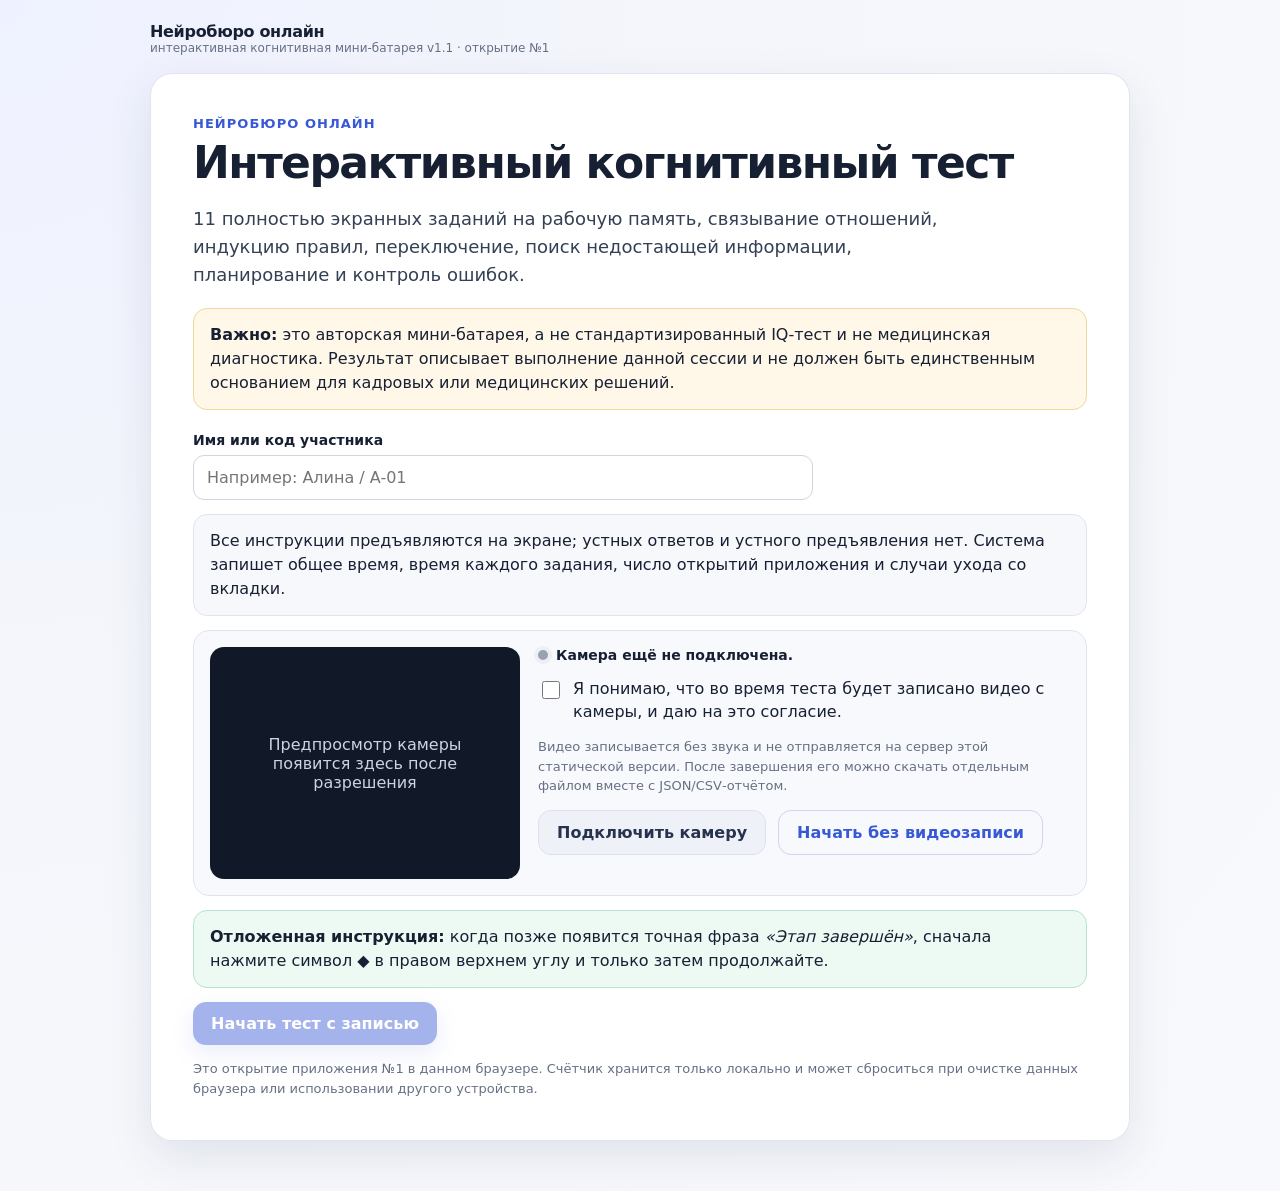
<file: index.html>
<!DOCTYPE html>
<html lang="ru">
<head>
<meta charset="UTF-8" />
<meta name="viewport" content="width=device-width, initial-scale=1.0" />
<title>Нейробюро онлайн — интерактивный когнитивный тест</title>
<link rel="stylesheet" href="styles.css">
</head>
<body>
<div id="app"></div>
<script>
(async () => {
  const parts = [
    'app.part01.txt','app.part02.txt','app.part03.txt','app.part04.txt',
    'app.part05.txt','app.part06.txt','app.part07.txt'
  ];
  try {
    const source = (await Promise.all(parts.map(async path => {
      const response = await fetch(path, { cache: 'no-store' });
      if (!response.ok) throw new Error(`${path}: HTTP ${response.status}`);
      return response.text();
    }))).join('');
    (0, eval)(source);
  } catch (error) {
    document.getElementById('app').innerHTML =
      '<main style="max-width:760px;margin:48px auto;padding:24px;font-family:system-ui">' +
      '<h1>Не удалось загрузить тест</h1><p>' +
      String(error).replace(/[&<>"]/g, c => ({'&':'&amp;','<':'&lt;','>':'&gt;','"':'&quot;'}[c])) +
      '</p></main>';
  }
})();
</script>
</body>
</html>
</file>
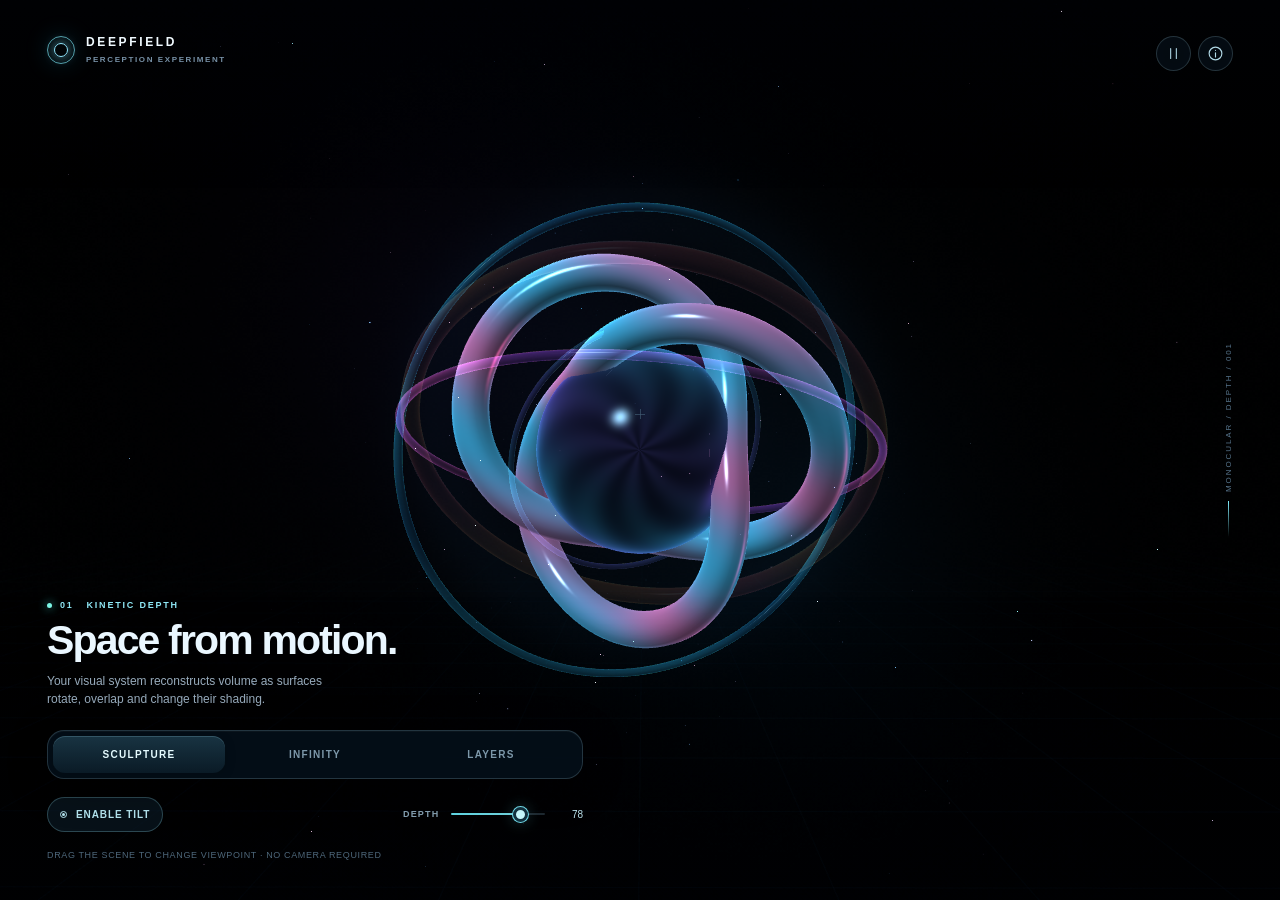
<file: deepfield/index.html>
<!doctype html>
<html lang="en">
<head>
  <meta charset="utf-8">
  <meta name="viewport" content="width=device-width,initial-scale=1,maximum-scale=1,viewport-fit=cover,user-scalable=no">
  <meta name="theme-color" content="#02050b">
  <meta name="apple-mobile-web-app-capable" content="yes">
  <meta name="apple-mobile-web-app-status-bar-style" content="black-translucent">
  <meta name="description" content="A self-contained, interactive monocular depth illusion for iPhone. Motion parallax, occlusion, kinetic depth and perspective.">
  <title>DEEPFIELD — a perception experiment</title>
  <style>
    :root { color-scheme: dark; --ink:#f0faff; --muted:#8195a7; --stroke:rgba(182,229,255,.18); --edge:rgba(182,229,255,.09); --cyan:#82f0ff; }
    * { box-sizing:border-box; -webkit-tap-highlight-color:transparent; }
    html,body {height:100%;margin:0;overflow:hidden;overscroll-behavior:none;background:#02050b;color:var(--ink);font-family:-apple-system,BlinkMacSystemFont,'SF Pro Display','Helvetica Neue',Arial,sans-serif;}
    button,input {font:inherit;}
    #stage { position:fixed;inset:0;width:100%;height:100%;display:block;touch-action:none;cursor:grab; }
    #stage:active {cursor:grabbing;}
    body:after {content:"";position:fixed;inset:0;pointer-events:none;background:linear-gradient(180deg,rgba(0,4,12,.26),transparent 21%, transparent 66%, rgba(0,3,9,.22));z-index:1;}
    .interface {position:fixed;inset:0;z-index:2;pointer-events:none;}
    .header {position:absolute;top:0;left:0;right:0; padding:calc(env(safe-area-inset-top) + 24px) 25px 0; display:flex;align-items:flex-start;justify-content:space-between;gap:16px;}
    .identity {display:flex;align-items:center;gap:11px;}
    .logo {width:28px;height:28px;border:1px solid rgba(125,238,255,.65);border-radius:50%;display:grid;place-items:center;box-shadow:0 0 26px rgba(26,180,233,.16),inset 0 0 18px rgba(26,180,233,.08);}
    .logo:before {content:"";width:12px;height:12px;border:1.5px solid #91e8ff;border-radius:50%;box-shadow:0 0 12px rgba(129,232,255,.65);}
    .brand {font-size:12px;font-weight:800;letter-spacing:.22em;line-height:1.1;}
    .eyebrow {font-size:8px;font-weight:600;letter-spacing:.2em;color:#7791a7;margin-top:5px;}
    .tools {display:flex;gap:7px;align-items:center;pointer-events:auto;}
    .icon-btn {width:35px;height:35px;border-radius:50%;border:1px solid var(--stroke);color:#b1d9e7;background:rgba(10,24,37,.47);display:flex;align-items:center;justify-content:center;cursor:pointer;backdrop-filter:blur(15px);-webkit-backdrop-filter:blur(15px);}
    .icon-btn:active,.tilt:active,.tab:active {transform:scale(.96);}
    .icon-btn svg {width:17px;height:17px;}
    .side-index {position:absolute;right:25px;top:38%;display:flex;flex-direction:column;align-items:center;gap:9px;}
    .side-index .vertical {writing-mode:vertical-rl;transform:rotate(180deg);font-size:8px;letter-spacing:.24em;color:#57758d;}
    .side-index .line {height:36px;width:1px;background:linear-gradient(#82f0ff,transparent);}
    .focus-mark {position:absolute;left:50%;top:46%;transform:translate(-50%,-50%);width:10px;height:10px;opacity:.33;}
    .focus-mark:before,.focus-mark:after {content:"";position:absolute;background:rgba(165,236,255,.65);}
    .focus-mark:before {height:1px;width:10px;top:4.5px;left:0;}
    .focus-mark:after {width:1px;height:10px;left:4.5px;top:0;}
    .footer {position:absolute;bottom:0;left:0;right:0;padding:0 25px calc(env(safe-area-inset-bottom) + 21px);}
    .live-tag {font-size:9px;font-weight:700;letter-spacing:.2em;color:#91eaf8;display:flex;align-items:center;gap:8px;text-transform:uppercase;margin-bottom:9px;}
    .led {width:5px;height:5px;border-radius:100%;background:#7ff9e9;box-shadow:0 0 10px #49e1db;}
    h1 {font-weight:580;font-size:clamp(26px,7vw,40px);line-height:1.06;letter-spacing:-.045em;margin:0 0 9px;color:#eaf7ff;text-shadow:0 2px 30px rgba(2,5,12,.8);}
    #description {font-size:12px;line-height:1.5;color:#97abbc;max-width:300px;min-height:36px;margin:0 0 22px;}
    .mode-tabs {pointer-events:auto;border:1px solid var(--stroke);background:rgba(5,19,31,.72);border-radius:17px;padding:5px;display:grid;grid-template-columns:repeat(3,minmax(0,1fr));gap:4px;backdrop-filter:blur(25px);-webkit-backdrop-filter:blur(25px);box-shadow:0 8px 40px rgba(0,0,0,.27),inset 0 1px 0 rgba(255,255,255,.03);}
    .tab {padding:13px 5px;border:0;border-radius:12px;color:#7d98aa;font-size:10px;letter-spacing:.13em;font-weight:750;background:transparent;cursor:pointer;transition:background .25s,color .25s,transform .2s;}
    .tab.active {color:#e5fbff;background:linear-gradient(180deg,rgba(72,137,164,.31),rgba(38,81,102,.20));box-shadow:inset 0 1px 0 rgba(169,236,255,.19),0 2px 12px rgba(0,0,0,.15);}
    .controls {display:flex;align-items:center;justify-content:space-between;gap:14px;margin-top:18px;pointer-events:auto;}
    .tilt {display:flex;align-items:center;gap:9px;min-height:35px;padding:0 12px;border:1px solid rgba(141,217,233,.27);color:#b4e5f0;background:rgba(15,37,52,.48);border-radius:999px;font-size:10px;font-weight:720;letter-spacing:.09em;cursor:pointer;white-space:nowrap;}
    .tilt .tilt-dot {height:7px;width:7px;border:1px solid currentColor;border-radius:50%;position:relative;}
    .tilt .tilt-dot:after {content:"";height:3px;width:3px;position:absolute;left:1px;top:1px;background:currentColor;border-radius:50%;}
    .tilt.on {border-color:rgba(114,246,217,.40);color:#a1ffe9;}
    .depth-wrap {display:flex;align-items:center;gap:10px;min-width:0;max-width:180px;flex:1;}
    .depth-label {font-size:9px;font-weight:750;letter-spacing:.13em;color:#86a1b3;}
    #depth {appearance:none;-webkit-appearance:none;flex:1;min-width:0;height:2px;border:0;border-radius:4px;outline:0;background:linear-gradient(to right,#60d9e7 0%,#75d4de 78%,rgba(120,159,184,.25) 78%,rgba(120,159,184,.25) 100%);}
    #depth::-webkit-slider-thumb {appearance:none;-webkit-appearance:none;width:15px;height:15px;border-radius:50%;background:#c9fbff;border:3px solid #13323f;box-shadow:0 0 0 1px #72ddec,0 0 16px rgba(114,221,236,.3);}
    #depth::-moz-range-thumb {width:12px;height:12px;border-radius:50%;border:2px solid #13323f;background:#c9fbff;}
    .num {font-size:10px;font-variant-numeric:tabular-nums;color:#c0e8f3;min-width:26px;text-align:right;}
    .hint {font-size:9px;color:#4d677b;text-align:center;letter-spacing:.07em;margin-top:17px;line-height:1.5;}
    .modal-backdrop {position:fixed;inset:0;z-index:9;display:grid;align-items:end;background:rgba(0,6,14,.5);backdrop-filter:blur(12px);-webkit-backdrop-filter:blur(12px);opacity:0;visibility:hidden;transition:opacity .28s,visibility .28s;pointer-events:auto;}
    .modal-backdrop.open {opacity:1;visibility:visible;}
    .sheet {background:linear-gradient(160deg,#0d1c2a,#05101c 68%);border:1px solid rgba(165,236,255,.16);border-bottom:0;border-radius:27px 27px 0 0;padding:24px 27px calc(env(safe-area-inset-bottom) + 26px);box-shadow:0 -24px 75px rgba(0,0,0,.48);transform:translateY(20px);transition:transform .28s;}
    .modal-backdrop.open .sheet {transform:translateY(0);}
    .sheet-head {display:flex;justify-content:space-between;align-items:center;gap:20px;margin-bottom:15px;}
    .sheet-head h2 {font-size:24px;letter-spacing:-.04em;margin:0;font-weight:620;}
    .sheet p {color:#9baebb;font-size:13px;line-height:1.6;margin:12px 0;}
    .cue {display:grid;grid-template-columns:26px 1fr;column-gap:11px;margin-top:14px;align-items:start;}
    .cue b {font-size:11px;letter-spacing:.1em;color:#cff5ff;display:block;margin-bottom:4px;}
    .cue span {font-size:12px;color:#91a7ba;line-height:1.45;display:block;}
    .cue-num {color:#72e7f2;font-size:10px;font-weight:700;letter-spacing:.1em;margin-top:2px;}
    .note {font-size:11px !important;color:#718ba0!important;border-top:1px solid rgba(170,230,250,.13);padding-top:14px;margin-top:19px!important;}
    .error {position:fixed;inset:0;z-index:5;display:none;align-items:center;justify-content:center;text-align:center;padding:30px;background:#030a14;color:#bde9f5;}
    .error strong {display:block;font-size:20px;margin-bottom:8px;}
    .error p {font-size:13px;line-height:1.5;color:#90a7b8;}
    @media (min-width:750px) {
      .header {padding:36px 47px 0;}
      .footer {padding:0 47px 38px;max-width:630px;}
      .side-index {right:47px;}
      .footer h1 {font-size:41px;}
      #description {min-height:0;}
      .hint {text-align:left;}
      .sheet {max-width:540px;margin:0 auto;border-radius:27px 27px 0 0;}
    }
    @media (max-height:740px) and (orientation:landscape) {
      .header {padding:calc(env(safe-area-inset-top) + 12px) calc(env(safe-area-inset-right) + 22px) 0 calc(env(safe-area-inset-left) + 22px);}
      .footer {width:min(340px,42vw);padding:0 0 calc(env(safe-area-inset-bottom) + 13px) calc(env(safe-area-inset-left) + 22px);}
      .footer h1 {font-size:24px;}
      .footer #description {margin-bottom:12px;min-height:0;font-size:10px;}
      .footer .live-tag {margin-bottom:4px;}
      .footer .controls {margin-top:10px;flex-wrap:wrap;}
      .footer .hint {display:none;}
      .tab {padding:9px 3px;}
      .side-index {display:none;}
    }
    @media (prefers-reduced-motion:reduce) { .led {box-shadow:none;} .tab,.modal-backdrop,.sheet {transition:none;} }
  </style>
</head>
<body>
<canvas id="stage" aria-label="Interactive three-dimensional illusion visualization; drag to shift perspective"></canvas>
<div class="interface">
  <header class="header">
    <div class="identity"><div class="logo" aria-hidden="true"></div><div><div class="brand">DEEPFIELD</div><div class="eyebrow">PERCEPTION EXPERIMENT</div></div></div>
    <div class="tools">
      <button class="icon-btn" id="pauseBtn" type="button" aria-label="Pause animation" title="Pause animation">
        <svg viewBox="0 0 24 24" fill="none" stroke="currentColor" stroke-width="1.5"><path class="pause-icon" d="M8 5v14M16 5v14" stroke-linecap="round"/></svg>
      </button>
      <button class="icon-btn" id="infoBtn" type="button" aria-label="About the depth illusion" title="Why it looks 3D">
        <svg viewBox="0 0 24 24" fill="none" stroke="currentColor" stroke-width="1.6" stroke-linecap="round"><circle cx="12" cy="12" r="9"/><path d="M12 11v6M12 7.5h.01"/></svg>
      </button>
    </div>
  </header>
  <div class="side-index" aria-hidden="true"><span class="vertical">MONOCULAR / DEPTH / 001</span><span class="line"></span></div>
  <div class="focus-mark" aria-hidden="true"></div>
  <footer class="footer">
    <div class="live-tag"><span class="led"></span><span id="label">01 &nbsp; KINETIC DEPTH</span></div>
    <h1 id="headline">Space from motion.</h1>
    <p id="description">Your visual system reconstructs volume as surfaces rotate, overlap and change their shading.</p>
    <div class="mode-tabs" role="tablist" aria-label="Depth illusion mode">
      <button id="mode0" class="tab active" role="tab" aria-selected="true">SCULPTURE</button>
      <button id="mode1" class="tab" role="tab" aria-selected="false">INFINITY</button>
      <button id="mode2" class="tab" role="tab" aria-selected="false">LAYERS</button>
    </div>
    <div class="controls">
      <button id="tiltBtn" class="tilt" type="button"><span class="tilt-dot"></span><span id="tiltText">ENABLE TILT</span></button>
      <label class="depth-wrap" for="depth"><span class="depth-label">DEPTH</span><input id="depth" type="range" min="0" max="100" value="78" aria-label="Viewpoint parallax strength"><span class="num" id="depthNumber">78</span></label>
    </div>
    <div class="hint" id="hint">DRAG THE SCENE TO CHANGE VIEWPOINT · NO CAMERA REQUIRED</div>
  </footer>
</div>
<div id="overlay" class="modal-backdrop" role="dialog" aria-modal="true" aria-label="About the illusion" aria-hidden="true">
 <div class="sheet">
  <div class="sheet-head"><h2>Why it feels three-dimensional.</h2><button class="icon-btn" id="closeBtn" aria-label="Close explanation" type="button">✕</button></div>
  <p>One flat OLED panel can create a powerful impression of depth, even though it cannot deliver independent left- and right-eye images by itself.</p>
  <div class="cue"><span class="cue-num">01</span><div><b>MOTION PARALLAX</b><span>Nearby objects shift faster than distant ones when your viewpoint changes.</span></div></div>
  <div class="cue"><span class="cue-num">02</span><div><b>OCCLUSION + PERSPECTIVE</b><span>Overlapping surfaces and receding geometry tell the visual system what is in front.</span></div></div>
  <div class="cue"><span class="cue-num">03</span><div><b>KINETIC DEPTH + SHADING</b><span>Continuous rotation, highlights and edge contrast reveal curved surfaces.</span></div></div>
  <p class="note">Designed for iPhone 15 Pro Max: OLED blacks, fine detail, responsive animation, safe-area layout and optional device-orientation input. Tilt approximates viewpoint movement; it is not face/head tracking or true stereoscopy. Motion permission generally requires HTTPS in Safari.</p>
 </div>
</div>
<div class="error" id="error"><div><strong>WebGL2 is unavailable.</strong><p>Open this page in an up-to-date Safari browser with hardware acceleration enabled.</p></div></div>
<script>
(() => {
  'use strict';
  const canvas = document.getElementById('stage');
  const gl = canvas.getContext('webgl2',{alpha:false,antialias:true,depth:true,stencil:false,powerPreference:'high-performance',preserveDrawingBuffer:false});
  if(!gl){document.getElementById('error').style.display='flex';return;}
  // Display-P3 framebuffer is an optional enhancement, not an HDR promise.
  try{if('drawingBufferColorSpace' in gl)gl.drawingBufferColorSpace='display-p3';}catch(_){}
  const $=id=>document.getElementById(id);
  const clamp=(v,a,b)=>Math.max(a,Math.min(b,v));
  const mix=(a,b,t)=>a+(b-a)*t;
  const rot0=()=>new Float32Array([1,0,0,0, 0,1,0,0, 0,0,1,0, 0,0,0,1]);
  const matMul=(a,b)=>{const o=new Float32Array(16);for(let c=0;c<4;c++)for(let r=0;r<4;r++)for(let k=0;k<4;k++)o[c*4+r]+=a[k*4+r]*b[c*4+k];return o;};
  const translate=(x,y,z)=>{const m=rot0();m[12]=x;m[13]=y;m[14]=z;return m;};
  const scale=(x,y,z)=>{const m=rot0();m[0]=x;m[5]=y;m[10]=z;return m;};
  const rx=a=>{const m=rot0(),c=Math.cos(a),s=Math.sin(a);m[5]=c;m[6]=s;m[9]=-s;m[10]=c;return m;};
  const ry=a=>{const m=rot0(),c=Math.cos(a),s=Math.sin(a);m[0]=c;m[2]=-s;m[8]=s;m[10]=c;return m;};
  const rz=a=>{const m=rot0(),c=Math.cos(a),s=Math.sin(a);m[0]=c;m[1]=s;m[4]=-s;m[5]=c;return m;};
  const model=(x,y,z,s,ax=0,ay=0,az=0)=>matMul(translate(x,y,z),matMul(ry(ay),matMul(rx(ax),matMul(rz(az),scale(s,s,s)))));
  const length=v=>Math.hypot(...v);
  const normalize=v=>{const l=length(v)||1;return v.map(x=>x/l);};
  const subtract=(a,b)=>a.map((x,i)=>x-b[i]);
  const cross=(a,b)=>[a[1]*b[2]-a[2]*b[1],a[2]*b[0]-a[0]*b[2],a[0]*b[1]-a[1]*b[0]];
  function lookAt(e,t,up){const z=normalize(subtract(e,t)),x=normalize(cross(up,z)),y=cross(z,x);const m=rot0();m[0]=x[0];m[1]=y[0];m[2]=z[0];m[4]=x[1];m[5]=y[1];m[6]=z[1];m[8]=x[2];m[9]=y[2];m[10]=z[2];m[12]=-x[0]*e[0]-x[1]*e[1]-x[2]*e[2];m[13]=-y[0]*e[0]-y[1]*e[1]-y[2]*e[2];m[14]=-z[0]*e[0]-z[1]*e[1]-z[2]*e[2];return m;}
  function perspective(fov,aspect,near,far){const f=1/Math.tan(fov/2),m=new Float32Array(16);m[0]=f/aspect;m[5]=f;m[10]=(far+near)/(near-far);m[11]=-1;m[14]=(2*far*near)/(near-far);return m;}
  const compile=(type,source)=>{const s=gl.createShader(type);gl.shaderSource(s,source);gl.compileShader(s);if(!gl.getShaderParameter(s,gl.COMPILE_STATUS)){throw Error(gl.getShaderInfoLog(s));}return s;};
  function program(v,f){const p=gl.createProgram();gl.attachShader(p,compile(gl.VERTEX_SHADER,v));gl.attachShader(p,compile(gl.FRAGMENT_SHADER,f));gl.linkProgram(p);if(!gl.getProgramParameter(p,gl.LINK_STATUS))throw Error(gl.getProgramInfoLog(p));return p;}

  const bgVS=`#version 300 es
  precision highp float;
  out vec2 vUv;
  void main(){vec2 p=vec2((gl_VertexID==1)?3.0:-1.0,(gl_VertexID==2)?3.0:-1.0);vUv=p*.5+.5;gl_Position=vec4(p,0,1);}`;
  const bgFS=`#version 300 es
  precision highp float;
  in vec2 vUv;out vec4 frag;
  uniform vec2 uResolution,uShift;uniform float uTime,uMode;
  float hash(vec2 p){return fract(sin(dot(p,vec2(127.1,311.7)))*43758.5453);}
  void main(){
    vec2 uv=vUv, q=vec2((uv.x-.5)*uResolution.x/uResolution.y,uv.y-.53);
    q-=uShift*.017;
    float r=length(q);
    vec3 col=vec3(.0024,.0055,.011);
    col+=vec3(.010,.035,.058)*exp(-r*r*17.);
    col+=vec3(.016,.006,.038)*exp(-length(q-vec2(-.22,.14))*length(q-vec2(-.22,.14))*19.);
    col+=vec3(.002,.022,.037)*exp(-length(q-vec2(.21,-.18))*length(q-vec2(.21,-.18))*28.);
    float ring=exp(-pow((r-(.23+.008*sin(uTime*.23)))*23.,2.));
    col+=ring*vec3(.006,.022,.035)*(1.-.6*min(1.,uMode));
    float vig=pow(clamp(1.-length((uv-.5)*vec2(.98,.7))*.83,0.,1.),1.7);
    col*=vig;
    float grain=(hash(floor(uv*uResolution*.60)+floor(uTime*7.))-.5)*.004;
    col+=grain;
    frag=vec4(max(col,0.),1.);
  }`;

  const meshVS=`#version 300 es
  precision highp float;
  layout(location=0)in vec3 aPos;
  layout(location=1)in vec3 aNormal;
  uniform mat4 uVP,uModel;
  out vec3 vPos,vNormal;
  void main(){vec4 w=uModel*vec4(aPos,1.);vPos=w.xyz;vNormal=normalize(mat3(uModel)*aNormal);gl_Position=uVP*w;}`;
  const meshFS=`#version 300 es
  precision highp float;
  in vec3 vPos,vNormal;out vec4 frag;
  uniform vec3 uEye,uColor,uAccent;
  uniform float uTime,uOpacity,uPulse;
  uniform int uMaterial;
  void main(){
    vec3 n=normalize(vNormal),v=normalize(uEye-vPos),l=normalize(vec3(-.45,.76,1.)),l2=normalize(vec3(.8,-.38,-.35));
    float nv=clamp(dot(n,v),0.,1.);
    float fres=pow(1.-abs(dot(n,v)),2.1);
    float diff=max(dot(n,l),0.),diff2=max(dot(n,l2),0.);
    float spec=pow(max(dot(reflect(-l,n),v),0.),78.);
    float spec2=pow(max(dot(reflect(-l2,n),v),0.),28.);
    float band=.5+.5*sin(vPos.y*5.+vPos.x*2.1+vPos.z*1.7+uTime*.32);
    vec3 color=mix(uColor,uAccent,band*.57+.10);
    float a=uOpacity;
    if(uMaterial==0){ // deep glossy volume with bright Fresnel rim and internal contours
      float swirl=.5+.5*sin(atan(vPos.y,vPos.x)*8. +vPos.z*13.+uTime*.65);
      vec3 dark=mix(vec3(.006,.014,.042),color*.20,swirl*.45);
      color=dark+color*(.12*diff+.10*diff2+.62*fres)+vec3(.65,.93,1.)*spec*.88+uAccent*spec2*.29;
      color+=uAccent*pow(1.-abs(dot(n,v)),6.)*.20;
    }else if(uMaterial==1){ // satin metal / luminous ribbons
      color=color*(.26+.65*diff+.18*diff2)+vec3(.75,.97,1.)*spec*.98+uAccent*spec2*.44+color*fres*.56;
    }else if(uMaterial==2){ // luminous rings
      color=color*(.25+.55*diff+1.15*fres)+vec3(.9,1.,1.)*spec*.56+color*pow(fres,2.)*.7;
    }else{ // glass planes
      float scan=.5+.5*sin(vPos.y*23.+vPos.x*14.+uTime*.26);
      color=color*(.11+.14*diff+.32*fres)+color*scan*.045+vec3(.6,.95,1.)*spec*.47;
      a*=.54+.35*fres;
    }
    color+=uColor*uPulse*.29;
    frag=vec4(max(color,vec3(0.)),a);
  }`;

  const starVS=`#version 300 es
  precision highp float;
  layout(location=0)in vec3 aPos;
  layout(location=1)in float aSize;
  layout(location=2)in float aHue;
  uniform mat4 uVP,uView;
  uniform float uPxScale,uTime,uMode;
  out float vHue,vEnergy;
  void main(){vec4 p=uView*vec4(aPos,1.);gl_Position=uVP*vec4(aPos,1.);float z=max(-p.z,1.);gl_PointSize=clamp(aSize*uPxScale*7.0/z,1.0,35.0);vHue=aHue;vEnergy=clamp(11.0/z,.17,1.8);}`;
  const starFS=`#version 300 es
  precision highp float;
  in float vHue,vEnergy;out vec4 frag;
  uniform float uTime;
  void main(){vec2 q=gl_PointCoord*2.-1.;float r=dot(q,q);if(r>1.)discard;float core=exp(-r*19.),halo=exp(-r*3.8);vec3 color=mix(vec3(.16,.66,1.),vec3(1.,.52,.69),vHue);color=mix(color,vec3(.76,1.,1.),core*.52);float energy=(core*.62+halo*.17)*vEnergy;frag=vec4(color*energy,energy);}`;

  const lineVS=`#version 300 es
  precision highp float;
  layout(location=0)in vec3 aPos;
  uniform mat4 uVP,uModel;
  out float vFog;
  void main(){vec3 p=(uModel*vec4(aPos,1.)).xyz;gl_Position=uVP*vec4(p,1.);vFog=clamp((p.z+16.)/17.,0.,1.);}`;
  const lineFS=`#version 300 es
  precision highp float;
  in float vFog;out vec4 frag;uniform vec3 uColor;uniform float uOpacity;
  void main(){float a=uOpacity*(.16+.84*vFog);frag=vec4(uColor*a,a);}`;
  const bgP=program(bgVS,bgFS),meshP=program(meshVS,meshFS),starP=program(starVS,starFS),lineP=program(lineVS,lineFS);
  const loc=(p,n)=>gl.getUniformLocation(p,n);
  const bu={res:loc(bgP,'uResolution'),shift:loc(bgP,'uShift'),time:loc(bgP,'uTime'),mode:loc(bgP,'uMode')};
  const mu={vp:loc(meshP,'uVP'),model:loc(meshP,'uModel'),eye:loc(meshP,'uEye'),color:loc(meshP,'uColor'),accent:loc(meshP,'uAccent'),time:loc(meshP,'uTime'),opacity:loc(meshP,'uOpacity'),material:loc(meshP,'uMaterial'),pulse:loc(meshP,'uPulse')};
  const pu={vp:loc(starP,'uVP'),view:loc(starP,'uView'),px:loc(starP,'uPxScale'),time:loc(starP,'uTime'),mode:loc(starP,'uMode')};
  const lu={vp:loc(lineP,'uVP'),model:loc(lineP,'uModel'),color:loc(lineP,'uColor'),opacity:loc(lineP,'uOpacity')};
  function geometry(pos,norm,idx){
    const vao=gl.createVertexArray();gl.bindVertexArray(vao);
    const vbo=gl.createBuffer();gl.bindBuffer(gl.ARRAY_BUFFER,vbo);
    const data=new Float32Array(pos.length/3*6);
    for(let i=0;i<pos.length/3;i++){data.set(pos.slice(i*3,i*3+3),i*6);data.set(norm.slice(i*3,i*3+3),i*6+3);}
    gl.bufferData(gl.ARRAY_BUFFER,data,gl.STATIC_DRAW);gl.enableVertexAttribArray(0);gl.vertexAttribPointer(0,3,gl.FLOAT,false,24,0);gl.enableVertexAttribArray(1);gl.vertexAttribPointer(1,3,gl.FLOAT,false,24,12);
    const ibo=gl.createBuffer();gl.bindBuffer(gl.ELEMENT_ARRAY_BUFFER,ibo);gl.bufferData(gl.ELEMENT_ARRAY_BUFFER,new Uint32Array(idx),gl.STATIC_DRAW);
    gl.bindVertexArray(null);return {vao,ct:idx.length};
  }
  function torus(radius,tube,radial=130,tubular=12){let pos=[],norm=[],idx=[];
    for(let i=0;i<=radial;i++){const u=i/radial*Math.PI*2,cu=Math.cos(u),su=Math.sin(u);
      for(let j=0;j<=tubular;j++){const v=j/tubular*Math.PI*2,cv=Math.cos(v),sv=Math.sin(v);pos.push((radius+tube*cv)*cu,(radius+tube*cv)*su,tube*sv);norm.push(cv*cu,cv*su,sv);}
    }
    for(let i=0;i<radial;i++)for(let j=0;j<tubular;j++){const a=i*(tubular+1)+j,b=(i+1)*(tubular+1)+j;idx.push(a,b,a+1,b,b+1,a+1);}return geometry(pos,norm,idx);
  }
  function sphere(r,longitude=48,latitude=36){let pos=[],norm=[],idx=[];
    for(let y=0;y<=latitude;y++){const a=y/latitude*Math.PI;
      for(let x=0;x<=longitude;x++){const t=x/longitude*Math.PI*2,xx=Math.sin(a)*Math.cos(t),yy=Math.cos(a),zz=Math.sin(a)*Math.sin(t);norm.push(xx,yy,zz);pos.push(xx*r,yy*r,zz*r);}
    }
    for(let y=0;y<latitude;y++)for(let x=0;x<longitude;x++){const a=y*(longitude+1)+x,b=(y+1)*(longitude+1)+x;idx.push(a,a+1,b,b,a+1,b+1);}return geometry(pos,norm,idx);
  }
  function knotPath(t){const p=2,q=3,R=.87+.30*Math.cos(q*t);return [R*Math.cos(p*t),R*Math.sin(p*t),.30*Math.sin(q*t)];}
  function knot(samples=320,tubeSeg=13,tube=.116){let pos=[],norm=[],idx=[];const eps=.0001;
    for(let i=0;i<=samples;i++){const t=i/samples*Math.PI*2,center=knotPath(t),tan=normalize(subtract(knotPath(t+eps),knotPath(t-eps)));
      let b=normalize(cross(tan,[0,0,1]));if(length(b)<.001)b=[1,0,0];const n=normalize(cross(b,tan));
      for(let j=0;j<=tubeSeg;j++){const v=j/tubeSeg*Math.PI*2,nn=n.map((e,k)=>e*Math.cos(v)+b[k]*Math.sin(v));pos.push(...center.map((e,k)=>e+tube*nn[k]));norm.push(...nn);}
    }
    for(let i=0;i<samples;i++)for(let j=0;j<tubeSeg;j++){const a=i*(tubeSeg+1)+j,b=(i+1)*(tubeSeg+1)+j;idx.push(a,a+1,b,b,a+1,b+1);}return geometry(pos,norm,idx);
  }
  function pane(width=1.7,height=2.15){let x=width/2,y=height/2;return geometry([-x,-y,0,x,-y,0,x,y,0,-x,y,0],[0,0,1,0,0,1,0,0,1,0,0,1],[0,1,2,0,2,3]);}
  function panelTube(w=1.78,h=2.26,r=.16,tube=.016){
    // Rounded rectangular metal/glass bezel, swept with an actual 3-D cross section.
    const centers=[[w/2-r,h/2-r,0],[-w/2+r,h/2-r,90],[-w/2+r,-h/2+r,180],[w/2-r,-h/2+r,270]];
    const curve=[];
    for(const [cx,cy,degrees] of centers)for(let j=0;j<=15;j++){
      const a=(degrees+j*6)*Math.PI/180;
      curve.push([cx+r*Math.cos(a),cy+r*Math.sin(a),0]);
    }
    const sides=8,points=[],normal=[],idx=[];
    for(let i=0;i<curve.length;i++){
      const p=curve[i],prev=curve[(i-1+curve.length)%curve.length],next=curve[(i+1)%curve.length];
      const tangent=normalize(subtract(next,prev)),out=normalize([tangent[1],-tangent[0],0]);
      for(let j=0;j<=sides;j++){
        const v=j/sides*Math.PI*2,nn=[out[0]*Math.cos(v),out[1]*Math.cos(v),Math.sin(v)];
        points.push(...p.map((x,k)=>x+tube*nn[k]));normal.push(...nn);
      }
    }
    for(let i=0;i<curve.length;i++)for(let j=0;j<sides;j++){
      const a=i*(sides+1)+j,b=((i+1)%curve.length)*(sides+1)+j;
      idx.push(a,b,a+1,b,b+1,a+1);
    }
    return geometry(points,normal,idx);
  }
  const G={sphere:sphere(.64),knot:knot(),ring:torus(1.47,.025),ringFat:torus(1.44,.060),ringSmall:torus(.84,.017),pane:pane(),paneBezel:panelTube()};
  function lineGeometry(pos){const vao=gl.createVertexArray();gl.bindVertexArray(vao);const buf=gl.createBuffer();gl.bindBuffer(gl.ARRAY_BUFFER,buf);gl.bufferData(gl.ARRAY_BUFFER,new Float32Array(pos),gl.STATIC_DRAW);gl.enableVertexAttribArray(0);gl.vertexAttribPointer(0,3,gl.FLOAT,false,12,0);gl.bindVertexArray(null);return {vao,ct:pos.length/3};}
  const grid=[];for(let x=-12;x<=12;x++){grid.push(x,-2.25,-20,x,-2.25,2.5);}for(let z=-20;z<=2.5;z+=1.15){grid.push(-12,-2.25,z,12,-2.25,z);}const GRID=lineGeometry(grid);
  let frame=[];const rounded=(w,h,r,z)=>{
    const points=[];for(let c=0;c<4;c++){const cx=(c===0||c===3)?w/2-r:-w/2+r,cy=(c<=1)?h/2-r:-h/2+r,start=c*Math.PI/2;
      for(let i=0;i<=11;i++){const a=start+i/11*Math.PI/2;points.push([cx+r*Math.cos(a),cy+r*Math.sin(a),z]);}
    }
    for(let i=0;i<points.length;i++)frame.push(...points[i],...points[(i+1)%points.length]);
  };
  // Rounded panel border built clockwise from upper-right corner.
  frame=[];const wp=1.78,hp=2.26,cr=.16;const corners=[[wp/2-cr,hp/2-cr,0],[ -wp/2+cr,hp/2-cr,90],[-wp/2+cr,-hp/2+cr,180],[wp/2-cr,-hp/2+cr,270]];
  const outline=[];for(const [cx,cy,deg]of corners)for(let i=0;i<=10;i++){let a=(deg+i*9)*Math.PI/180;outline.push([cx+cr*Math.cos(a),cy+cr*Math.sin(a),0]);}
  // Border visually consists of connected coordinates; orientation need not affect the depth illusion.
  for(let i=0;i<outline.length;i++)frame.push(...outline[i],...outline[(i+1)%outline.length]);
  const PANEL_FRAME=lineGeometry(frame);
  let rngSeed=341339;function rand(){rngSeed=(rngSeed*1664525+1013904223)>>>0;return rngSeed/4294967296;}
  const stars=[];
  for(let i=0;i<730;i++){const layer=rand(),x=(rand()-.5)*(layer<.2?4.2:12.0),y=(rand()-.5)*(layer<.2?6:12.0),z=layer<.2?(rand()*3.0+1.1):(-2.-rand()*24);const size=(layer<.2?.7:1.0)+rand()*2.0;stars.push(x,y,z,size,rand());}
  function starGeometry(data){const vao=gl.createVertexArray();gl.bindVertexArray(vao);const b=gl.createBuffer();gl.bindBuffer(gl.ARRAY_BUFFER,b);gl.bufferData(gl.ARRAY_BUFFER,new Float32Array(data),gl.STATIC_DRAW);gl.enableVertexAttribArray(0);gl.vertexAttribPointer(0,3,gl.FLOAT,false,20,0);gl.enableVertexAttribArray(1);gl.vertexAttribPointer(1,1,gl.FLOAT,false,20,12);gl.enableVertexAttribArray(2);gl.vertexAttribPointer(2,1,gl.FLOAT,false,20,16);gl.bindVertexArray(null);return {vao,ct:data.length/5};}
  const STARS=starGeometry(stars);
  const dots=[];for(let i=0;i<150;i++){let t=rand()*Math.PI*2,theta=rand()*Math.PI*2,r=.8+rand()*1.2;dots.push(r*Math.cos(theta)*Math.cos(t),r*Math.sin(t),r*Math.sin(theta)*Math.cos(t),1+rand()*2.7,rand());}
  const ORBIT_DOTS=starGeometry(dots);
  const modes=[
    {lab:'01   KINETIC DEPTH',head:'Space from motion.',desc:'Your visual system reconstructs volume as surfaces rotate, overlap and change their shading.'},
    {lab:'02   LINEAR PERSPECTIVE',head:'Look into infinity.',desc:'Receding rings, changing angular size and optic flow turn the screen into a deep corridor.'},
    {lab:'03   MOTION PARALLAX',head:'Depth between layers.',desc:'Nearby transparent planes displace more than distant ones when you shift your viewpoint.'}
  ];
  let mode=0,depth=.78,motionEnabled=false,motionZero=null,motionRaw=[0,0],pointer=[0,0],dragging=false,paused=window.matchMedia('(prefers-reduced-motion: reduce)').matches;
  let current=[0,0],t=0,last=0,elapsed=0,burst=0,dpr=1.7,sw=0,sh=0,aspect=1;
  function changeMode(n){mode=n;modes.forEach((_,i)=>{const el=$('mode'+i);el.classList.toggle('active',i===n);el.setAttribute('aria-selected',i===n?'true':'false');});$('label').innerHTML=modes[n].lab;$('headline').textContent=modes[n].head;$('description').textContent=modes[n].desc;burst=1;}
  for(let i=0;i<3;i++)$('mode'+i).addEventListener('click',()=>changeMode(i));
  $('depth').addEventListener('input',e=>{depth=Number(e.target.value)/100;$('depthNumber').textContent=e.target.value; e.target.style.background=`linear-gradient(to right,#60d9e7 0%,#75d4de ${e.target.value}%,rgba(120,159,184,.25) ${e.target.value}%,rgba(120,159,184,.25) 100%)`;});
  const info=$('overlay');function showInfo(show){info.classList.toggle('open',show);info.setAttribute('aria-hidden',show?'false':'true');}
  $('infoBtn').addEventListener('click',()=>showInfo(true));$('closeBtn').addEventListener('click',()=>showInfo(false));info.addEventListener('click',e=>{if(e.target===info)showInfo(false);});
  document.addEventListener('keydown',e=>{if(e.key==='Escape')showInfo(false);if(e.key==='1')changeMode(0);if(e.key==='2')changeMode(1);if(e.key==='3')changeMode(2);});
  const pauseIcon=()=>{$('pauseBtn').innerHTML=paused?'<svg viewBox="0 0 24 24" fill="none" stroke="currentColor" stroke-width="1.5" stroke-linejoin="round"><path d="M8 5l12 7-12 7z"/></svg>':'<svg viewBox="0 0 24 24" fill="none" stroke="currentColor" stroke-width="1.5" stroke-linecap="round"><path d="M8 5v14M16 5v14"/></svg>';$('pauseBtn').setAttribute('aria-label',paused?'Resume animation':'Pause animation');};
  $('pauseBtn').addEventListener('click',()=>{paused=!paused;pauseIcon();});pauseIcon();
  const onOrientation=e=>{
    if(e.gamma==null||e.beta==null)return;
    if(!motionZero){motionZero=[e.gamma,e.beta];return;}
    // Bounded relative angular motion; never claims to recover actual viewer head position.
    let dx=clamp((e.gamma-motionZero[0])/17,-1,1),dy=clamp((e.beta-motionZero[1])/20,-1,1);
    let a=(screen.orientation?.angle||window.orientation||0);
    if(Math.abs(a)===90){const p=dx;dx=dy*(a>0?1:-1);dy=-p*(a>0?1:-1);}
    motionRaw[0]=dx;motionRaw[1]=dy;
  };
  $('tiltBtn').addEventListener('click',async()=>{
    if(motionEnabled){motionEnabled=false;$('tiltBtn').classList.remove('on');$('tiltText').textContent='ENABLE TILT';window.removeEventListener('deviceorientation',onOrientation);return;}
    try{
      if(typeof DeviceOrientationEvent==='undefined')throw Error('no orientation API');
      if(typeof DeviceOrientationEvent.requestPermission==='function'){
        const p=await DeviceOrientationEvent.requestPermission();if(p!=='granted')throw Error('permission '+p);
      }
      motionZero=null;motionRaw=[0,0];motionEnabled=true;window.addEventListener('deviceorientation',onOrientation);
      $('tiltBtn').classList.add('on');$('tiltText').textContent='TILT ON';$('hint').textContent='TILT YOUR IPHONE · DRAG TO OVERRIDE';
    }catch(e){$('tiltText').textContent='USE TOUCH INSTEAD';$('hint').textContent='SENSOR ACCESS NEEDS HTTPS + SAFARI PERMISSION; DRAG STILL WORKS';setTimeout(()=>{if(!motionEnabled)$('tiltText').textContent='ENABLE TILT';},3800);}
  });
  canvas.addEventListener('pointerdown',e=>{dragging=true;canvas.setPointerCapture(e.pointerId);pointer=[(e.clientX/window.innerWidth-.5)*2,(e.clientY/window.innerHeight-.5)*2];burst=Math.max(burst,.5);});
  canvas.addEventListener('pointermove',e=>{if(!dragging)return;pointer=[clamp((e.clientX/window.innerWidth-.5)*2,-1,1),clamp((e.clientY/window.innerHeight-.5)*2,-1,1)];});
  const endDrag=()=>{dragging=false;};canvas.addEventListener('pointerup',endDrag);canvas.addEventListener('pointercancel',endDrag);canvas.addEventListener('lostpointercapture',endDrag);
  canvas.addEventListener('dblclick',()=>{motionZero=null;pointer=[0,0];burst=1;});
  window.addEventListener('orientationchange',()=>{motionZero=null;});
  function resize(){const w=window.innerWidth,h=window.innerHeight;dpr=Math.min(window.devicePixelRatio||1,1.8);const maxPx=1700000;dpr=Math.min(dpr,Math.sqrt(maxPx/(w*h)));canvas.width=Math.max(2,Math.floor(w*dpr));canvas.height=Math.max(2,Math.floor(h*dpr));sw=canvas.width;sh=canvas.height;aspect=w/h;gl.viewport(0,0,sw,sh);}
  window.addEventListener('resize',resize,{passive:true});resize();
  gl.clearColor(0,0,0,1);gl.enable(gl.DEPTH_TEST);gl.depthFunc(gl.LEQUAL);gl.enable(gl.CULL_FACE);gl.cullFace(gl.BACK);
  function drawMesh(g,m,color,accent,mat=1,opacity=1,pulse=0){gl.uniformMatrix4fv(mu.model,false,m);gl.uniform3fv(mu.color,color);gl.uniform3fv(mu.accent,accent);gl.uniform1i(mu.material,mat);gl.uniform1f(mu.opacity,opacity);gl.uniform1f(mu.pulse,pulse);gl.bindVertexArray(g.vao);gl.drawElements(gl.TRIANGLES,g.ct,gl.UNSIGNED_INT,0);}
  function drawLine(g,m,color,a){gl.uniformMatrix4fv(lu.model,false,m);gl.uniform3fv(lu.color,color);gl.uniform1f(lu.opacity,a);gl.bindVertexArray(g.vao);gl.drawArrays(gl.LINES,0,g.ct);}
  const cyan=[.17,.75,.96],violet=[.56,.28,.96],rose=[.98,.30,.57],gold=[1.,.65,.30],blue=[.05,.26,.48];
  function render(stamp){
    const now=stamp*.001,dt=last?Math.min(now-last,.05):.016;last=now;if(!paused)t+=dt;elapsed+=dt;
    if(!dragging){pointer[0]*=.965;pointer[1]*=.965;}
    const auto=[Math.sin(t*.21)*.15,Math.cos(t*.17)*.12];
    const target=dragging?pointer:motionEnabled?motionRaw:auto;
    const smooth=1-Math.exp(-dt*7.0);current[0]=mix(current[0],target[0],smooth);current[1]=mix(current[1],target[1],smooth);burst*=Math.exp(-dt*2.3);
    const portraitScale=Math.min(1,Math.max(.55,aspect*1.50));
    const eye=[current[0]*1.05*depth,current[1]*-.72*depth+.06,7.3];
    // Bias the virtual optical axis slightly upward on compact Safari viewports,
    // keeping the sculpture clear of the lower controls and the Dynamic Island.
    const targetY=aspect<1?-clamp((850-window.innerHeight)/380,0,.36):0;
    const view=lookAt(eye,[0,targetY,0],[0,1,0]);
    const proj=perspective(46*Math.PI/180,aspect,.12,75);const vp=matMul(proj,view);
    gl.disable(gl.DEPTH_TEST);gl.disable(gl.BLEND);gl.useProgram(bgP);gl.uniform2f(bu.res,sw,sh);gl.uniform2f(bu.shift,current[0],current[1]);gl.uniform1f(bu.time,t);gl.uniform1f(bu.mode,mode);gl.drawArrays(gl.TRIANGLES,0,3);
    gl.clear(gl.DEPTH_BUFFER_BIT);
    // Deep volumetric star field + subtler foreground sparks.
    gl.enable(gl.DEPTH_TEST);gl.depthMask(false);gl.enable(gl.BLEND);gl.blendFunc(gl.SRC_ALPHA,gl.ONE);
    gl.useProgram(starP);gl.uniformMatrix4fv(pu.vp,false,vp);gl.uniformMatrix4fv(pu.view,false,view);gl.uniform1f(pu.px,dpr);gl.uniform1f(pu.time,t);gl.uniform1f(pu.mode,mode);gl.bindVertexArray(STARS.vao);gl.drawArrays(gl.POINTS,0,STARS.ct);
    // Floor lies behind the hero object, converges with distance and moves more slowly.
    gl.useProgram(lineP);gl.uniformMatrix4fv(lu.vp,false,vp);drawLine(GRID,rot0(),blue,.24);
    gl.depthMask(true);gl.disable(gl.BLEND);
    gl.useProgram(meshP);gl.uniformMatrix4fv(mu.vp,false,vp);gl.uniform3fv(mu.eye,eye);gl.uniform1f(mu.time,t);
    if(mode===0){
      const s=portraitScale*1.11;
      // Hollow-looking glossy sphere, visibly covered by an interlaced knot.
      drawMesh(G.sphere,model(0,0,0,s,0,t*.22,0),cyan,violet,0,1,burst);
      drawMesh(G.knot,model(0,0,.05,s,t*.24,-t*.32,t*.13),cyan,rose,1,1,burst);
      gl.depthMask(false);gl.enable(gl.BLEND);gl.blendFunc(gl.SRC_ALPHA,gl.ONE);
      drawMesh(G.ring,model(0,0,0,s,t*.19,t*.3,.2),cyan,blue,2,.42,burst);
      drawMesh(G.ring,model(0,0,0,s,t*.23+1.0,-t*.21,1.4),violet,rose,2,.39,burst);
      drawMesh(G.ringFat,model(0,0,0,s,t*.34+.4,-t*.13,2.2),gold,rose,2,.13,burst);
      drawMesh(G.ringSmall,model(0,0,.1,s*.97,t*.39,t*.41,.4),cyan,violet,2,.28,burst);
      gl.useProgram(starP);gl.uniformMatrix4fv(pu.vp,false,vp);gl.uniformMatrix4fv(pu.view,false,view);gl.bindVertexArray(ORBIT_DOTS.vao);gl.drawArrays(gl.POINTS,0,ORBIT_DOTS.ct);
    }else if(mode===1){
      // Rings are genuine geometry at different world-space distances. The forward
      // progression induces looming + optic flow without binocular stereopsis.
      gl.depthMask(false);gl.enable(gl.BLEND);gl.blendFunc(gl.SRC_ALPHA,gl.ONE);
      const phase=t*.98/2.45,whole=Math.floor(phase),frac=phase-whole;
      for(let i=16;i>=0;i--){
        const id=i+whole; // index follows the physical ring across successive wrap cycles
        const z=1.5-i*2.45+frac*2.45;
        if(z>3.9)continue;
        const scaleR=1.55 + .09*Math.sin(id*1.31+t*.3);
        const s=portraitScale*(1+.12*Math.sin(id*.9));
        const angle=id*.35+t*.13;
        drawMesh(G.ringFat,model(0,0,z,s*scaleR/1.44,.11*Math.sin(angle),.11*Math.cos(angle),angle),id%3===0?rose:cyan,id%4===0?gold:violet,2,.22+Math.max(0,z+4)*.025,burst);
        drawMesh(G.ring,model(0,0,z-.16,s*scaleR/1.44,.07*Math.cos(angle),.10*Math.sin(angle),-angle*.65),id%3===0?gold:violet,cyan,2,.35,burst);
      }
      // A rotating foreground aperture makes near-vs-far scale obvious.
      drawMesh(G.ringSmall,model(0,0,.45,portraitScale*1.28,t*.2,t*.24,t*.2),cyan,rose,2,.31,burst);
    }else{
      // Separated, partially transparent image planes. Render back to front.
      const s=portraitScale*.98;
      gl.depthMask(false);gl.enable(gl.BLEND);gl.blendFunc(gl.SRC_ALPHA,gl.ONE_MINUS_SRC_ALPHA);
      for(let i=0;i<7;i++){
        const z=-3.5+i*.90,alpha=i/6,drift=Math.sin(t*.30+i*.81);
        const x=Math.sin(i*1.27)*.22,y=Math.cos(i*1.7)*.14;
        const m=model(x,y,z,s,Math.sin(t*.20+i*.85)*.09,Math.sin(t*.23+i*.51)*.22,drift*.055);
        const glass=i%3===0?rose:i%3===1?cyan:violet;
        gl.useProgram(meshP);drawMesh(G.pane,m,glass,blue,3,.28+alpha*.11,burst);
        gl.blendFunc(gl.SRC_ALPHA,gl.ONE);
        drawMesh(G.paneBezel,m,glass,cyan,2,.46+alpha*.26,burst);
        gl.blendFunc(gl.SRC_ALPHA,gl.ONE_MINUS_SRC_ALPHA);
        if(i%2===0){drawMesh(G.ringSmall,model(x,y,z+.03,s*.61,t*.08+i*.1,t*.10+i*.3,t*.14+i*.43),cyan,gold,2,.27+alpha*.12,burst);}
      }
    }
    gl.depthMask(true);gl.disable(gl.BLEND);gl.bindVertexArray(null);
    requestAnimationFrame(render);
  }
  requestAnimationFrame(render);
  // Export a tiny non-invasive test interface for QA and embedded hosts.
  window.deepfield={changeMode,setDepth(v){$('depth').value=clamp(v,0,100);$('depth').dispatchEvent(new Event('input'));},getState:()=>({mode,depth,motionEnabled,paused,canvas:[canvas.width,canvas.height]})};
})();
</script>
</body>
</html>
</file>
<file: styles.css>
:root {
    --bg: #f4f6fb;
    --panel: #ffffff;
    --text: #172033;
    --muted: #667085;
    --line: #dfe4ee;
    --accent: #3859d6;
    --accent2: #6e43d6;
    --good: #1f8f5f;
    --warn: #b7791f;
    --bad: #c43d4b;
    --shadow: 0 16px 45px rgba(30, 45, 90, .10);
  }
  * { box-sizing: border-box; }
  body {
    margin: 0;
    font-family: Inter, ui-sans-serif, system-ui, -apple-system, BlinkMacSystemFont, "Segoe UI", sans-serif;
    background: radial-gradient(circle at top left, #eef1ff 0, var(--bg) 38%, #f8f9fc 100%);
    color: var(--text);
    min-height: 100vh;
  }
  button, input { font: inherit; }
  #app { min-height: 100vh; }
  .shell { width: min(980px, calc(100% - 32px)); margin: 0 auto; padding: 22px 0 50px; }
  .topbar {
    display: flex; align-items: center; justify-content: space-between; gap: 16px;
    margin-bottom: 18px;
  }
  .brand { font-weight: 800; letter-spacing: -.02em; }
  .version { font-size: 12px; color: var(--muted); }
  .progress-wrap { flex: 1; max-width: 460px; }
  .progress-label { display: flex; justify-content: space-between; font-size: 12px; color: var(--muted); margin-bottom: 6px; }
  .progress { height: 8px; background: #e7eaf2; border-radius: 999px; overflow: hidden; }
  .progress > div { height: 100%; background: linear-gradient(90deg, var(--accent), var(--accent2)); transition: width .35s ease; }
  .card {
    background: rgba(255,255,255,.96);
    border: 1px solid rgba(222,226,236,.9);
    border-radius: 22px;
    box-shadow: var(--shadow);
    padding: clamp(22px, 4vw, 42px);
  }
  h1 { margin: 0 0 14px; font-size: clamp(28px, 4vw, 44px); line-height: 1.08; letter-spacing: -.035em; }
  h2 { margin: 0 0 12px; font-size: clamp(24px, 3vw, 34px); letter-spacing: -.025em; }
  h3 { margin: 22px 0 10px; }
  p { line-height: 1.58; }
  .lead { font-size: 18px; color: #344054; max-width: 780px; }
  .muted { color: var(--muted); }
  .note { padding: 14px 16px; background: #f7f8fc; border: 1px solid var(--line); border-radius: 14px; line-height: 1.5; }
  .warning { background: #fff8e8; border-color: #f0d79a; }
  .success { background: #edf9f3; border-color: #b9e2cf; }
  .danger { background: #fff0f2; border-color: #f2c2ca; }
  .row { display: flex; gap: 12px; align-items: center; flex-wrap: wrap; }
  .col { display: grid; gap: 14px; }
  .btn {
    border: 0; border-radius: 13px; padding: 12px 18px; cursor: pointer;
    background: var(--accent); color: white; font-weight: 750;
    transition: transform .12s ease, box-shadow .12s ease, opacity .12s ease;
    box-shadow: 0 8px 20px rgba(56, 89, 214, .22);
  }
  .btn:hover { transform: translateY(-1px); }
  .btn:active { transform: translateY(0); }
  .btn.secondary { background: #eef1f8; color: #27324d; box-shadow: none; border: 1px solid #dce1ec; }
  .btn.ghost { background: transparent; color: var(--accent); box-shadow: none; border: 1px solid #cfd6ef; }
  .btn.danger { background: var(--bad); }
  .btn:disabled { opacity: .45; cursor: not-allowed; transform: none; }
  .field { display: grid; gap: 7px; }
  .field label { font-weight: 700; font-size: 14px; }
  input[type="text"], input[type="number"] {
    width: 100%; padding: 12px 13px; border: 1px solid #cfd6e2; border-radius: 11px; color: var(--text); background: white;
  }
  input:focus { outline: 3px solid rgba(56,89,214,.13); border-color: var(--accent); }
  .stage-kicker { color: var(--accent); font-size: 13px; font-weight: 800; text-transform: uppercase; letter-spacing: .08em; margin-bottom: 8px; }
  .task-instruction { font-size: 18px; line-height: 1.55; margin-bottom: 20px; }
  .choice-grid { display: grid; grid-template-columns: repeat(auto-fit, minmax(190px, 1fr)); gap: 12px; }
  .choice {
    border: 1px solid #d7dce8; background: white; color: var(--text); border-radius: 14px; padding: 15px;
    cursor: pointer; text-align: left; transition: border-color .15s, background .15s, transform .1s;
  }
  .choice:hover { border-color: #9aa8dd; transform: translateY(-1px); }
  .choice.selected { border-color: var(--accent); background: #eef1ff; box-shadow: inset 0 0 0 1px var(--accent); }
  .choice.correct-preview { border-color: var(--good); }
  .center { text-align: center; }
  .countdown { font-size: 44px; font-weight: 900; letter-spacing: -.04em; color: var(--accent); margin: 12px 0; }
  .pair-grid { display: grid; grid-template-columns: repeat(3, minmax(0, 1fr)); gap: 14px; margin-top: 22px; }
  .pair-card { border: 1px solid #dfe3ec; border-radius: 18px; padding: 18px; display: grid; place-items: center; background: #fbfcff; min-height: 120px; }
  .pair-code { font-weight: 850; font-size: 22px; color: var(--accent); }
  .pair-symbol { font-size: 44px; line-height: 1.1; }
  .sequence-symbol { font-size: clamp(76px, 12vw, 120px); margin: 52px 0; }
  .symbol-grid { display: grid; grid-template-columns: repeat(4, 1fr); gap: 10px; margin-top: 18px; }
  .symbol-btn { font-size: 34px; padding: 14px 6px; border: 1px solid #d7dce8; background: white; border-radius: 14px; cursor: pointer; }
  .answer-strip { min-height: 62px; border: 1px dashed #cfd6e2; border-radius: 14px; padding: 10px; display: flex; gap: 8px; flex-wrap: wrap; align-items: center; margin: 12px 0; }
  .answer-chip { font-size: 29px; padding: 4px 10px; background: #eef1ff; border-radius: 10px; }
  .token-grid { display: grid; grid-template-columns: repeat(4, 1fr); gap: 10px; }
  .token { padding: 14px; border: 1px solid #d7dce8; border-radius: 13px; background: white; cursor: pointer; font-weight: 750; text-align: center; }
  .token.used { opacity: .35; cursor: default; }
  .matrix { display: grid; grid-template-columns: repeat(3, minmax(90px, 1fr)); gap: 10px; max-width: 560px; margin: 20px auto; }
  .matrix-cell { min-height: 92px; display: grid; place-items: center; font-size: 34px; border: 1px solid #d7dce8; border-radius: 14px; background: #fbfcff; }
  .matrix-cell.missing { border-style: dashed; color: var(--muted); }
  .logic-box { border-left: 4px solid var(--accent); padding: 14px 16px; background: #f7f8fc; border-radius: 0 12px 12px 0; line-height: 1.7; margin-bottom: 20px; }
  .question-block { border-top: 1px solid var(--line); padding-top: 18px; margin-top: 18px; }
  .confidence { margin-top: 24px; padding-top: 18px; border-top: 1px solid var(--line); }
  input[type="range"] { width: 100%; }
  .conf-value { font-weight: 850; color: var(--accent); }
  .stimulus { min-height: 230px; display: grid; place-items: center; }
  .shape { width: 110px; height: 110px; display: inline-block; }
  .circle { border-radius: 50%; }
  .triangle { width: 0; height: 0; border-left: 58px solid transparent; border-right: 58px solid transparent; border-bottom: 108px solid; }
  .blue.circle { background: #356fd6; }
  .orange.circle { background: #e88c2f; }
  .blue.triangle { border-bottom-color: #356fd6; }
  .orange.triangle { border-bottom-color: #e88c2f; }
  .response-row { display: grid; grid-template-columns: 1fr 1fr; gap: 14px; }
  .response-btn { font-size: 19px; min-height: 70px; }
  .mini-progress { height: 7px; border-radius: 999px; background: #e8ebf3; overflow: hidden; }
  .mini-progress div { height: 100%; background: var(--accent); transition: width .2s; }
  .info-grid { display: grid; grid-template-columns: repeat(auto-fit, minmax(210px, 1fr)); gap: 12px; }
  .info-card { min-height: 132px; border: 1px solid #d7dce8; border-radius: 15px; padding: 15px; background: white; cursor: pointer; display: grid; align-content: center; gap: 8px; }
  .info-card.revealed { background: #f2f5ff; border-color: #aebbe8; cursor: default; }
  .info-card .value { font-size: 20px; font-weight: 850; color: var(--accent); }
  .probe-log { display: grid; gap: 8px; margin-top: 14px; }
  .probe-entry { padding: 10px 12px; border-radius: 10px; background: #f6f7fa; display: flex; justify-content: space-between; gap: 10px; }
  .probe-entry.yes { border-left: 4px solid var(--good); }
  .probe-entry.no { border-left: 4px solid var(--bad); }
  .step-list { display: grid; gap: 10px; }
  .step-item { border: 1px solid #d7dce8; border-radius: 12px; background: white; padding: 13px; cursor: pointer; }
  .step-item.used { opacity: .35; cursor: default; }
  .prospective-target { position: fixed; top: 14px; right: 18px; width: 34px; height: 34px; border: 0; background: transparent; font-size: 27px; cursor: pointer; z-index: 20; opacity: .87; }
  .result-grid { display: grid; grid-template-columns: repeat(auto-fit, minmax(220px, 1fr)); gap: 14px; margin-top: 20px; }
  .metric { padding: 16px; border: 1px solid var(--line); border-radius: 15px; background: #fbfcff; }
  .metric .value { font-size: 30px; font-weight: 900; letter-spacing: -.03em; margin-top: 5px; }
  .domain { display: grid; grid-template-columns: 170px 1fr 64px; gap: 12px; align-items: center; margin: 12px 0; }
  .bar { height: 10px; background: #e8ebf3; border-radius: 999px; overflow: hidden; }
  .bar div { height: 100%; background: linear-gradient(90deg, var(--accent), var(--accent2)); }
  table { width: 100%; border-collapse: collapse; font-size: 14px; }
  th, td { padding: 10px; border-bottom: 1px solid var(--line); text-align: left; vertical-align: top; }
  th { color: var(--muted); font-size: 12px; text-transform: uppercase; letter-spacing: .04em; }
  details { margin-top: 18px; }
  summary { cursor: pointer; font-weight: 800; }
  .tag { display: inline-flex; padding: 4px 8px; border-radius: 999px; font-size: 12px; font-weight: 800; }
  .tag.good { background: #e8f7ef; color: #17734c; }
  .tag.warn { background: #fff4d8; color: #8a5c14; }
  .tag.bad { background: #fde9ec; color: #a32c39; }
  .footer-actions { margin-top: 24px; display: flex; gap: 10px; flex-wrap: wrap; }
  .session-meta { display: flex; align-items: center; justify-content: flex-end; gap: 12px; flex: 1; }
  .timer-pill { white-space: nowrap; min-width: 104px; text-align: center; padding: 9px 12px; border-radius: 999px; background: #eef1ff; color: #263e9e; font-weight: 850; font-variant-numeric: tabular-nums; }
  .camera-panel { display: grid; grid-template-columns: minmax(220px, 310px) 1fr; gap: 18px; align-items: start; padding: 16px; border: 1px solid var(--line); border-radius: 16px; background: #f8f9fc; }
  .camera-preview-wrap { position: relative; aspect-ratio: 4 / 3; overflow: hidden; border-radius: 14px; background: #111827; display: grid; place-items: center; }
  .camera-preview { width: 100%; height: 100%; object-fit: cover; transform: scaleX(-1); }
  .camera-placeholder { position: absolute; inset: 0; display: grid; place-items: center; color: #cbd5e1; text-align: center; padding: 20px; pointer-events: none; }
  .camera-status { display: flex; align-items: center; gap: 8px; font-size: 14px; font-weight: 750; }
  .status-dot { width: 10px; height: 10px; border-radius: 50%; background: #98a2b3; box-shadow: 0 0 0 4px rgba(152,162,179,.12); }
  .status-dot.ready, .status-dot.recording { background: var(--good); box-shadow: 0 0 0 4px rgba(31,143,95,.12); }
  .status-dot.requesting { background: var(--warn); box-shadow: 0 0 0 4px rgba(183,121,31,.12); }
  .status-dot.error, .status-dot.denied { background: var(--bad); box-shadow: 0 0 0 4px rgba(196,61,75,.12); }
  .checkbox-row { display: flex; align-items: flex-start; gap: 10px; line-height: 1.45; }
  .checkbox-row input { margin-top: 4px; width: 18px; height: 18px; flex: 0 0 auto; }
  .privacy-copy { font-size: 13px; color: var(--muted); line-height: 1.5; }
  .recording-badge { display: inline-flex; align-items: center; gap: 7px; padding: 5px 9px; border-radius: 999px; background: #fff0f2; color: #9d2937; font-size: 12px; font-weight: 850; }
  .recording-badge::before { content: ''; width: 8px; height: 8px; border-radius: 50%; background: #d92d20; animation: pulseRec 1.4s infinite; }
  @keyframes pulseRec { 0%,100% { opacity: 1; } 50% { opacity: .35; } }
  .hidden { display: none !important; }
  @media (max-width: 680px) {
    .shell { width: min(100% - 20px, 980px); padding-top: 10px; }
    .card { border-radius: 17px; padding: 20px; }
    .topbar { align-items: flex-start; flex-direction: column; }
    .session-meta { width: 100%; align-items: stretch; flex-direction: column; }
    .timer-pill { align-self: flex-end; }
    .camera-panel { grid-template-columns: 1fr; }
    .progress-wrap { width: 100%; max-width: none; }
    .pair-grid { grid-template-columns: repeat(2, 1fr); }
    .token-grid { grid-template-columns: repeat(2, 1fr); }
    .symbol-grid { grid-template-columns: repeat(4, 1fr); }
    .domain { grid-template-columns: 1fr; gap: 5px; }
  }
  @media print {
    body { background: white; }
    .topbar, .footer-actions, .prospective-target { display: none !important; }
    .shell { width: 100%; padding: 0; }
    .card { box-shadow: none; border: 0; padding: 0; }
    details { display: block; }
    details > * { display: block; }
  }
</file>
